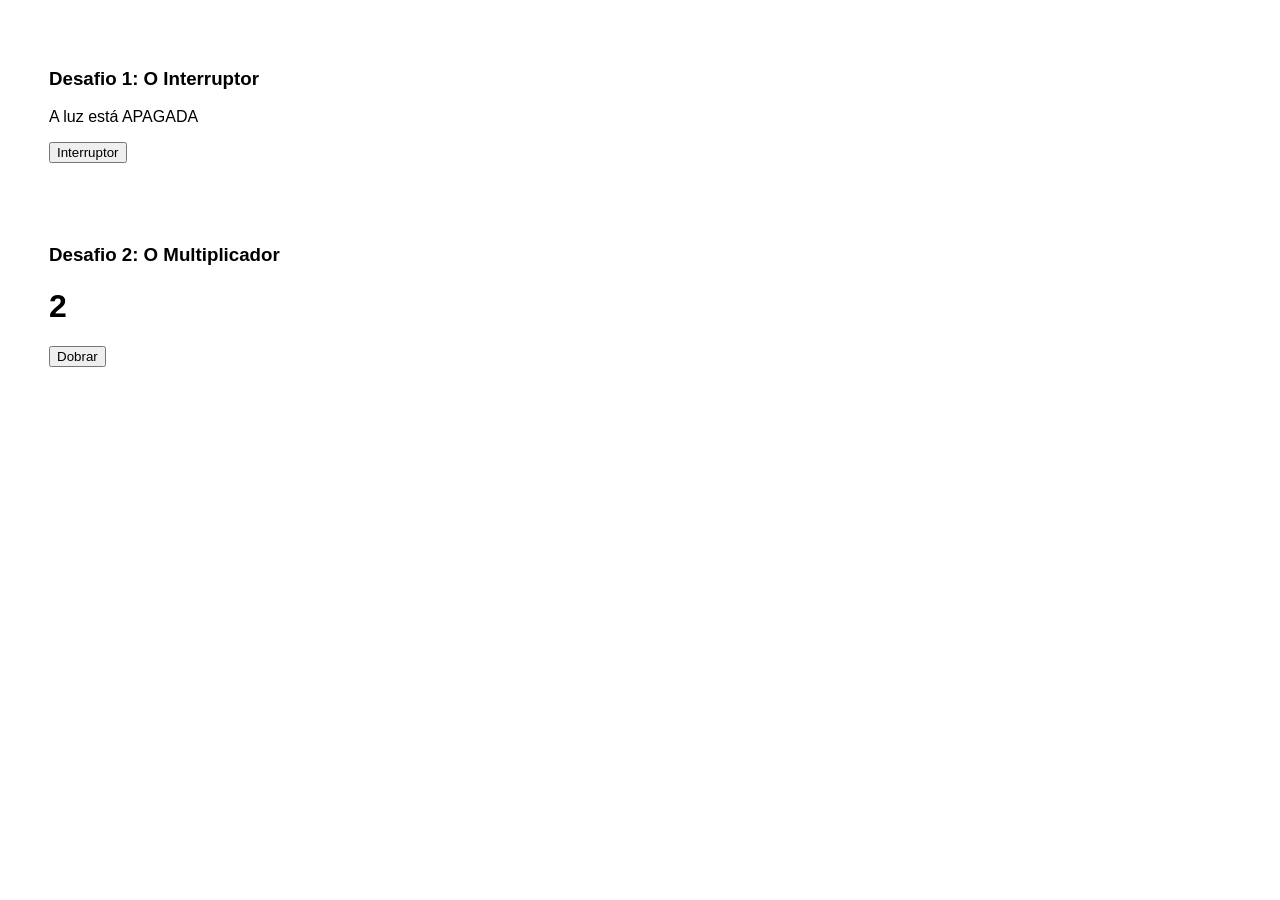
<file: exercicios/Aula_2-casa.html>
<!DOCTYPE html>
<html lang="pt-br">
<head>
    <meta charset="UTF-8">
    <title>Desafios de Casa - WebMAC</title>
    <style>
        body { font-family: Arial; padding: 20px; }
        .box { border: 1px solid white; padding: 20px; margin-bottom: 20px; }
    </style>
</head>
<body>

    <div class="box">
        <h3>Desafio 1: O Interruptor</h3>
        <p id="texto-luz">A luz está APAGADA</p>
        <button onclick="alternarLuz()">Interruptor</button>
    </div>

    <div class="box">
        <h3>Desafio 2: O Multiplicador</h3>
        <h1 id="valor_atual">2</h1>
        <button onclick="dobrarValor()">Dobrar</button>
    </div>

    <script>

        function alternarLuz() {
            const texto = document.querySelector("#texto-luz");
            
            if (texto.innerHTML === "A luz está APAGADA") {
                texto.innerHTML = "A luz está ACESA";
            } else {
                texto.innerHTML = "A luz está APAGADA";
            }
        }


        let valor = 2;

        function dobrarValor() {
            const visor = document.querySelector("#valor_atual");
            

            valor = valor * 2;

            visor.innerHTML = valor;

            if (valor > 100) {
                alert(`Cuidado, o número ${valor} está ficando muito grande!`);
            }
        }
    </script>

</body>
</html>
</file>
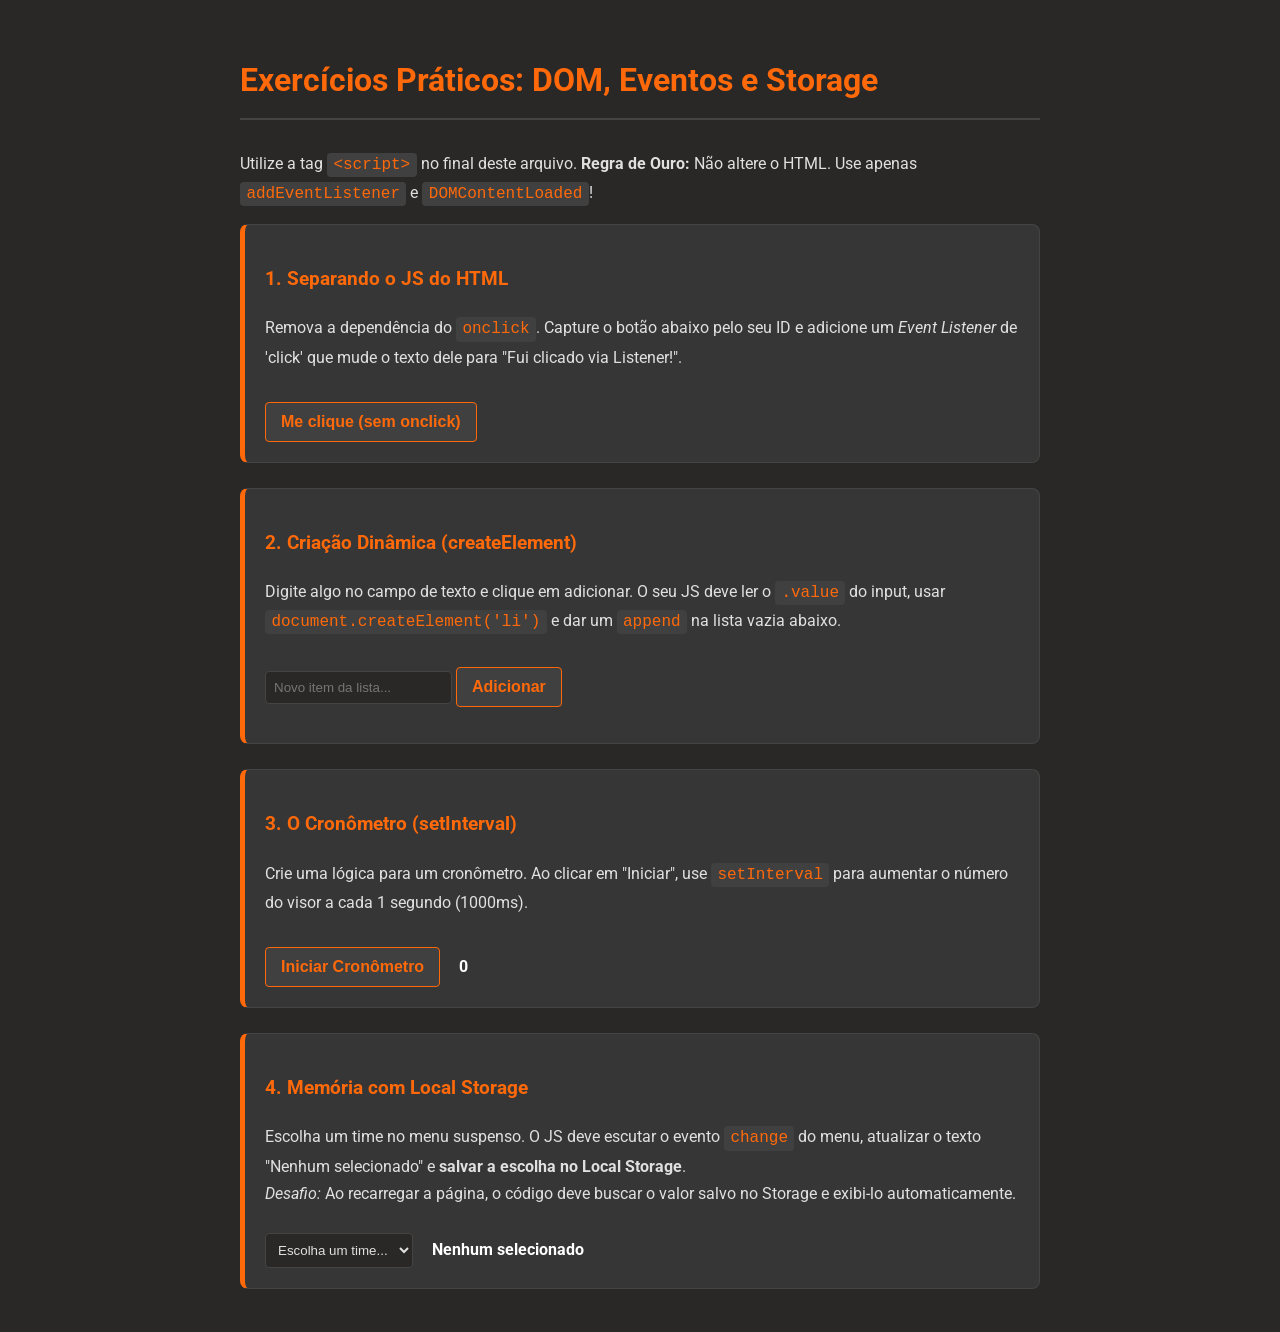
<file: exercicios/Aula_3.html>
<!DOCTYPE html>
<html lang="pt-br">
<head>
    <meta charset="UTF-8">
    <meta name="viewport" content="width=device-width, initial-scale=1.0">
    <title>Exercícios - JS Avançado: DOM e Memória</title>
    <link rel="preconnect" href="https://fonts.googleapis.com">
    <link rel="preconnect" href="https://fonts.gstatic.com" crossorigin>
    <link href="https://fonts.googleapis.com/css2?family=Roboto:wght@300;400;700&display=swap" rel="stylesheet">
    <style>
        :root {
            --background-color: #292827;
            --surface-color: #363636;
            --primary-text-color: #e0e0e0;
            --secondary-text-color: #a0a0a0;
            --accent-color-1: #ff690a;
            --accent-color-2: #ff690a;
            --border-color: #444;
            --code-bg: #404040;
        }

        body {
            font-family: 'Roboto', sans-serif;
            line-height: 1.7;
            background-color: var(--background-color);
            color: var(--primary-text-color);
            margin: 0;
            padding: 2rem 1.5rem;
        }

        .container { 
            max-width: 800px;
            margin: 0 auto;
        }

        h1, h2, h3 { color: var(--accent-color-1); font-weight: 700; }
        h1 { border-bottom: 2px solid var(--border-color); padding-bottom: 10px; margin-bottom: 30px; }
        
        .exercise-box {
            background-color: var(--surface-color);
            border: 1px solid var(--border-color);
            border-left: 5px solid var(--accent-color-1);
            padding: 20px;
            border-radius: 8px;
            margin-bottom: 25px;
        }

        code {
            background-color: var(--code-bg);
            color: var(--accent-color-2);
            padding: 0.2em 0.4em;
            border-radius: 4px;
            font-family: 'Roboto Mono', monospace;
        }

        button {
            background-color: var(--code-bg);
            color: var(--accent-color-1);
            border: 1px solid var(--accent-color-1);
            padding: 10px 15px;
            border-radius: 4px;
            cursor: pointer;
            font-weight: bold;
            font-size: 1rem;
            margin-top: 15px;
            transition: all 0.2s;
        }

        button:hover { background-color: var(--accent-color-1); color: #fff; }
        
        input, select {
            padding: 8px;
            border-radius: 4px;
            border: 1px solid var(--border-color);
            background: var(--background-color);
            color: var(--primary-text-color);
            margin-top: 10px;
        }

        .output-text { display: inline-block; margin-left: 15px; font-weight: bold; color: #fff; }
        ul.dynamic-list { margin-top: 15px; padding-left: 20px; }
    </style>
</head>
<body>

<div class="container">
    <h1>Exercícios Práticos: DOM, Eventos e Storage</h1>
    <p>Utilize a tag <code>&lt;script&gt;</code> no final deste arquivo. <strong>Regra de Ouro:</strong> Não altere o HTML. Use apenas <code>addEventListener</code> e <code>DOMContentLoaded</code>!</p>

    <div class="exercise-box">
        <h3>1. Separando o JS do HTML</h3>
        <p>Remova a dependência do <code>onclick</code>. Capture o botão abaixo pelo seu ID e adicione um <em>Event Listener</em> de 'click' que mude o texto dele para "Fui clicado via Listener!".</p>
        <button id="btn-listener">Me clique (sem onclick)</button>
    </div>

    <div class="exercise-box">
        <h3>2. Criação Dinâmica (createElement)</h3>
        <p>Digite algo no campo de texto e clique em adicionar. O seu JS deve ler o <code>.value</code> do input, usar <code>document.createElement('li')</code> e dar um <code>append</code> na lista vazia abaixo.</p>
        <input type="text" id="input-item" placeholder="Novo item da lista...">
        <button id="btn-add">Adicionar</button>
        <ul id="lista-itens" class="dynamic-list"></ul>
    </div>

    <div class="exercise-box">
        <h3>3. O Cronômetro (setInterval)</h3>
        <p>Crie uma lógica para um cronômetro. Ao clicar em "Iniciar", use <code>setInterval</code> para aumentar o número do visor a cada 1 segundo (1000ms).</p>
        <button id="btn-iniciar">Iniciar Cronômetro</button>
        <span id="visor-cronometro" class="output-text">0</span>
    </div>

    <div class="exercise-box">
        <h3>4. Memória com Local Storage</h3>
        <p>Escolha um time no menu suspenso. O JS deve escutar o evento <code>change</code> do menu, atualizar o texto "Nenhum selecionado" e <strong>salvar a escolha no Local Storage</strong>. <br><em>Desafio:</em> Ao recarregar a página, o código deve buscar o valor salvo no Storage e exibi-lo automaticamente.</p>
        
        <select id="select-time" title="Escolha um time">
            <option value="">Escolha um time...</option>
            <option value="São Paulo">São Paulo</option>
            <option value="Corinthians">Corinthians</option>
            <option value="Palmeiras">Palmeiras</option>
            <option value="Santos">Santos</option>
        </select>
        <span id="time-selecionado" class="output-text">Nenhum selecionado</span>
    </div>

</div>

<script>
    document.addEventListener('DOMContentLoaded', () => { 
        
        //1: Separando o JS do HTML 

        const btnListener = document.querySelector("#btn-listener");
        btnListener.addEventListener('click', () => { 

            btnListener.innerHTML = "Fui clicado via Listener!";
        });
        
        
        // 2: Criação Dinâmica (createElement)
        const btnAdd = document.querySelector("#btn-add");
        const inputItem = document.querySelector("#input-item");
        const lista = document.querySelector("#lista-itens");

        btnAdd.addEventListener('click', () => {
    
            if (inputItem.value !== "") {
                const novoLi = document.createElement('li'); 
                novoLi.innerHTML = inputItem.value; 
   
                lista.appendChild(novoLi);
                inputItem.value = ""; 
            }
        });
        
        
        //3: O Cronômetro (setInterval) 
        let segundos = 0;
        const btnIniciar = document.querySelector("#btn-iniciar");
        const visor = document.querySelector("#visor-cronometro");

        btnIniciar.addEventListener('click', () => {
           
            setInterval(() => {
                segundos++;
                visor.innerHTML = segundos; 
            }, 1000); 
        });
        
        
        // 4: Memória com Local Storage
        const selectTime = document.querySelector("#select-time");
        const timeExibido = document.querySelector("#time-selecionado");


        const timeSalvo = localStorage.getItem("meuTimeFavorito"); 
        if (timeSalvo) {
            timeExibido.innerHTML = timeSalvo;
            selectTime.value = timeSalvo;
        }

      
        selectTime.addEventListener('change', () => {
            const escolha = selectTime.value;
            timeExibido.innerHTML = escolha;
      
            localStorage.setItem("meuTimeFavorito", escolha);
        });
        
    });
</script>

</body>
</html>
</file>
